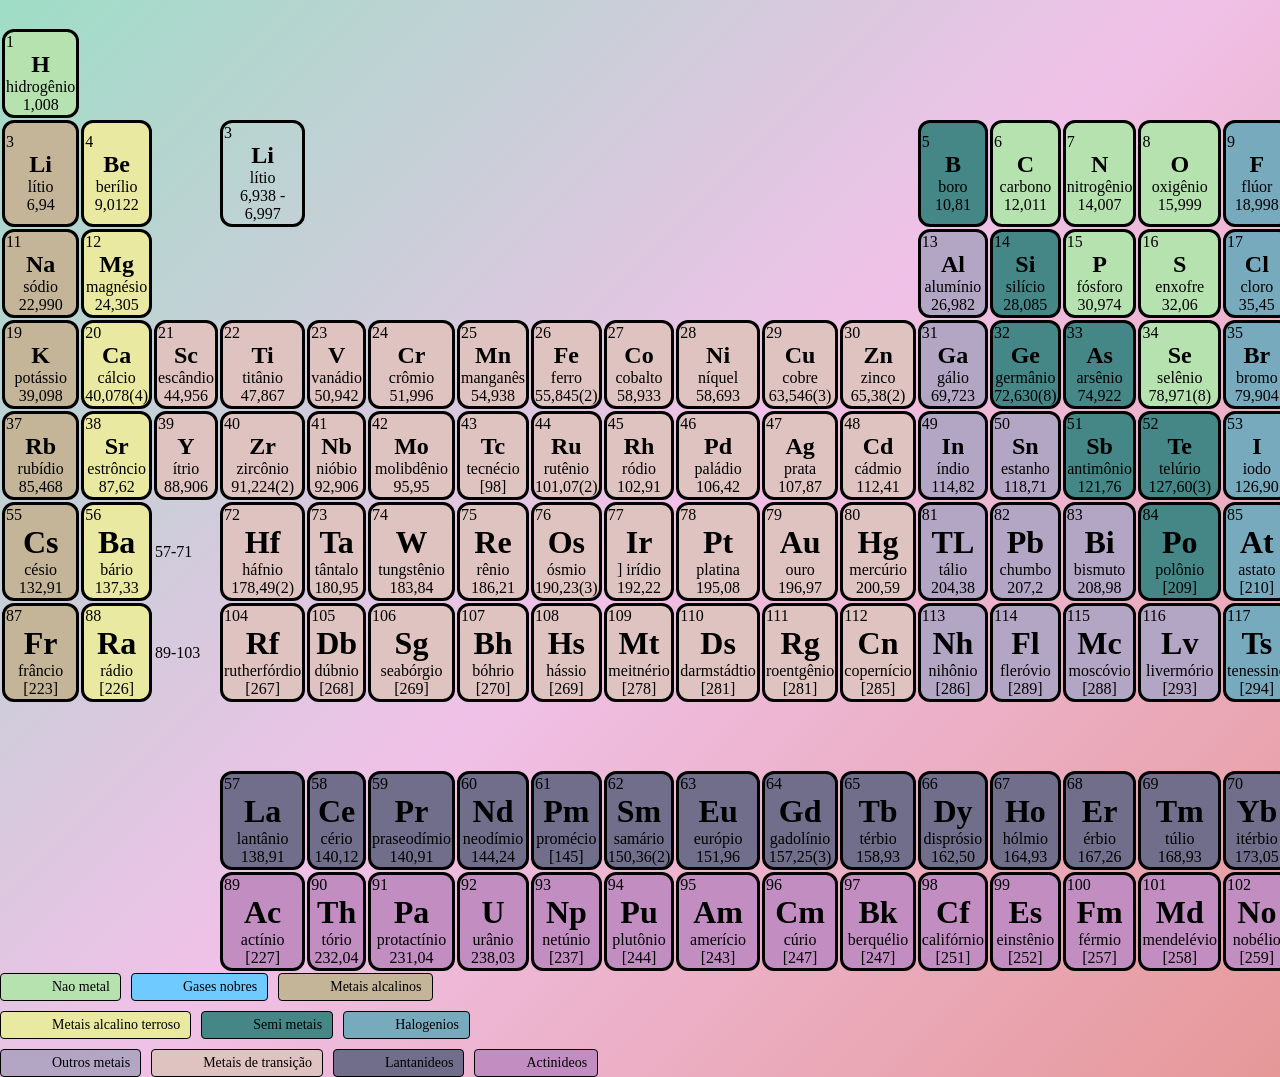
<file: index.html>
<!DOCTYPE html>
<html lang="en">
<head>
    <meta charset="UTF-8">
    <meta name="viewport" content="width=device-width, initial-scale=1.0">
    <title>Document</title>
    <link rel="stylesheet" href="tabela.css">
</head>
<body>




   

    <table>
        <tr>
            <td class="borda naometais">
                <div>1</div>
                <h2>H</h2>
                hidrogênio <br>
                1,008
            </td>
            <td>
                <div></div>
                <h2></h2>
            </td>
            <td >
                <div></div>
                <h2></h2>
            </td>
            <td >
                <div></div>
                <h2></h2>
            </td>
            <td >
                <div></div>
                <h2></h2>
            </td>
            <td >
                <div></div>
                <h2></h2>
            </td>
            <td >
                <div></div>
                <h2></h2>
            </td>
            <td >
                <div></div>
                <h2></h2>
            </td>
            <td>
                <div></div>
                <h2></h2>
            </td>
            <td >
                <div></div>
                <h2></h2>
            </td>
            <td >
                <div></div>
                <h2></h2>
            </td>
            <td >
                <div></div>
                <h2></h2>
            </td>
            <td >
                <div></div>
                <h2></h2>
            </td>
            <td >
                <div></div>
                <h2></h2>
            </td>
            <td>
                <div></div>
                <h2></h2>
            </td>
            <td>
                <div></div>
                <h2></h2>
            </td>
            <td>
                <div></div>
                <h2></h2>
            </td>
            <td class="borda gasesnobres">
                <div>2</div>
                <h2>He</h2>
                hélio <br>
                4,0026
            </td>
        </tr>
        <tr>
            <td class="borda metaisalcalinos">
                <div>3</div>
                <h2>Li</h2>
                lítio <br>
                6,94
            </td>
            <td class="borda metaisalcterrosos">
                <div>4</div>
                <h2>Be</h2>
                berílio
                9,0122
            </td>
            <td class=>
                <div></div>
                <h2></h2>
            </td>
            <td class="borda">
                <div>3</div>
                <h2>Li</h2>
                lítio<br>
                6,938 - 6,997
            </td>
            <td class=>
                <div></div>
                <h2></h2>
            </td>
            <td class=>
                <div></div>
                <h2></h2>
            </td>
            <td class=>
                <div></div>
                <h2></h2>
            </td>
            <td class=>
                <div></div>
                <h2></h2>
            </td>
            <td class=>
                <div></div>
                <h2></h2>
            </td>
            <td class=>
                <div></div>
                <h2></h2>
            </td>
            <td class=>
                <div></div>
                <h2></h2>
            </td>
            <td class=>
                <div></div>
                <h2></h2>
            </td>
            <td class="borda semimetais">
                <div>5</div>
                <h2>B</h2>
                boro <br>
                10,81
            </td>
            <td class="borda naometais">
                <div>6</div>
                <h2>C</h2>
                carbono
                12,011
            </td>
            <td class="borda naometais">
                <div>7</div>
                <h2>N</h2>
                nitrogênio
                14,007
            </td>
            <td class="borda naometais">
                <div>8</div>
                <h2>O</h2>
                oxigênio
                15,999
            </td>
            <td class="borda halogenio">
                <div>9</div>
                <h2>F</h2>
                flúor <br>
                18,998
            </td>
            <td class="borda gasesnobres">
                <div>10</div>
                <h2>Ne</h2>
                neônio
                20,180
            </td>
        </tr>
        <tr>
            <td class="borda metaisalcalinos">
                <div>11</div>
                <h2>Na</h2>
                sódio <br>
                22,990            
            </td>


            <td class="borda metaisalcterrosos">
                <div>12</div>
                <h2>Mg</h2>
                magnésio
                24,305
            </td>
            <td class=>
                <div></div>
                <h2></h2>
            </td>
            <td class=>
                <div></div>
                <h2></h2>
            </td>
            <td class=>
                <div></div>
                <h2></h2>
            </td>
            <td class=>
                <div></div>
                <h2></h2>
            </td>
            <td class=>
                <div></div>
                <h2></h2>
            </td>
            <td class=>
                <div></div>
                <h2></h2>
            </td>
            <td class=>
                <div></div>
                <h2></h2>
            </td>
            <td class=>
                <div></div>
                <h2></h2>
            </td>
            <td class=>
                <div></div>
                <h2></h2>
            </td>
            <td class=>
                <div></div>
                <h2></h2>
            </td>
            <td class="borda outrosmetais">
                <div>13</div>
                <h2>Al</h2>
                alumínio
                26,982
            </td>
            <td class="borda semimetais">
                <div>14</div>
                <h2>Si</h2>
                silício
                28,085
            </td>
            <td class="borda naometais">
                <div>15</div>
                <h2>P</h2>
                fósforo
                30,974
            </td>
            <td class="borda naometais">
                <div>16</div>
                <h2>S</h2>
                enxofre
                32,06
            </td>
            <td class="borda halogenio">
                <div>17</div>
                <h2>Cl</h2>
                cloro <br>
                35,45
            </td>
            <td class="borda gasesnobres">
                <div>18</div>
                <h2>Ar</h2>
                argônio
                39,948
            </td>
        </tr>
        <tr>
            <td class="borda metaisalcalinos">
                <div>19</div>
                <h2>K</h2>
                 potássio
                 39,098
            </td>
            <td class="borda metaisalcterrosos">
                <div>20</div>
                <h2>Ca</h2>
                cálcio
                40,078(4)
            </td>
            <td class="borda metaistransicao">
                <div>21</div>
                <h2>Sc</h2>
                escândio
                44,956
            </td>
            <td class="borda metaistransicao">
                <div>22</div>
                <h2>Ti</h2>
                titânio
                47,867
            </td>
            <td class="borda metaistransicao">
                <div>23</div>
                <h2>V</h2>
                vanádio
                50,942
            </td>
            <td class="borda metaistransicao">
                <div>24</div>
                <h2>Cr</h2>
                crômio
                51,996
            </td>
            <td class="borda metaistransicao">
                <div>25</div>
                <h2>Mn</h2>
                manganês
                54,938
            </td>
            <td class="borda metaistransicao">
                <div>26</div>
                <h2>Fe</h2>
                ferro
                55,845(2)
            </td>
            <td class="borda metaistransicao">
                <div>27</div>
                <h2>Co</h2>
                cobalto
                  58,933
            </td>
            <td class="borda metaistransicao">
                <div>28</div>
                <h2>Ni</h2>
                níquel
58,693
            </td>
            <td class="borda metaistransicao">
                <div>29</div>
                <h2>Cu</h2>
                cobre
63,546(3)
            </td>
            <td class="borda metaistransicao">
                <div>30</div>
                <h2>Zn</h2>
                zinco
65,38(2)
            </td>
            <td class="borda outrosmetais">
                <div>31</div>
                <h2>Ga</h2>
                gálio <br>
69,723
            </td>
            <td class="borda semimetais ">
                <div>32</div>
                <h2>Ge</h2>
                germânio
                72,630(8)
            </td>
            <td class="borda semimetais">
                <div>33</div>
                <h2>As</h2>
                arsênio
74,922
            </td>
            <td class="borda naometais">
                <div>34</div>
                <h2>Se</h2>
                selênio
78,971(8)
            </td>
           
            <td class="borda halogenio">
                <div>35</div>
                <h2>Br</h2>
                bromo
79,904
            </td>
            <td class="borda gasesnobres">
                <div>36</div>
                <h2>Kr</h2>
                criptônio
83,798(2)
            </td>
        </tr>
        <tr>
            <td class="borda metaisalcalinos">
                <div>37</div>
                <h2>Rb</h2>
                rubídio
85,468
            </td>
            <td class="borda metaisalcterrosos">
                <div>38</div>
                <h2>Sr</h2>
                estrôncio


87,62
            </td>
            <td class="borda metaistransicao">
                <div>39</div>
                <h2>Y</h2>
                ítrio <br>
88,906
            </td>
            <td class="borda metaistransicao">
                <div>40</div>
                <h2>Zr</h2>
                zircônio
91,224(2)
            </td>
            <td class="borda metaistransicao">
                <div>41</div>
                <h2>Nb</h2>
                nióbio
92,906
            </td>
            <td class="borda metaistransicao ">
                <div>42</div>
                <h2>Mo</h2>
                molibdênio
95,95
            </td>
            <td class="borda metaistransicao">
                <div>43</div>
                <h2>Tc</h2>
                tecnécio <br>
[98]
            </td>
            <td class="borda metaistransicao">
                <div>44</div>
                <h2>Ru</h2>
                rutênio
101,07(2)
            </td>
            <td class="borda metaistransicao">
                <div>45</div>
                <h2>Rh</h2>
                ródio <br>
102,91
            </td>
            <td class="borda metaistransicao">
                <div>46</div>
                <h2>Pd</h2>
                paládio
106,42
            </td>
            <td class="borda metaistransicao ">
                <div>47</div>
                <h2>Ag</h2>
                prata <br>
107,87
            </td>
            <td class="borda metaistransicao">
                <div>48</div>
                <h2>Cd</h2>
                cádmio
112,41
            </td>
            <td class="borda outrosmetais">
                <div>49</div>
                <h2>In</h2>
                índio <br>
114,82
            </td>
            <td class="borda outrosmetais">
                <div>50</div>
                <h2>Sn</h2>
                estanho
118,71
            </td>
            <td class="borda semimetais">
                <div>51</div>
                <h2>Sb</h2>
                antimônio
121,76
            </td>
            <td class="borda semimetais">
                <div>52</div>
                <h2>Te</h2>
                telúrio
127,60(3)
            </td>
            <td class="borda halogenio">
                <div>53</div>
                <h2>I</h2>
                iodo <br>


126,90
            </td>
            <td class="borda gasesnobres">
                <div>54</div>
                <h2>Xe</h2>
                xenônio
131,29
            </td>
        </tr>
        <tr>
            <td class="borda metaisalcalinos">
                <div>55</div>
                <h1>Cs</h1>
                césio <br>
                132,91
            </td>
           
            <td class="borda metaisalcterrosos">
                <div>56</div>
                <h1>Ba</h1>
                bário <br>
                137,33
            </td>
           
            <td>
                <div>57-71</div>
                <h1></h1>
            </td>
            <td class="borda metaistransicao">
                <div>72</div>
                <h1>Hf</h1>
                háfnio <br>
                178,49(2)
            </td>
            <td class="borda metaistransicao">
                <div>73</div>
                <h1>Ta</h1>
                tântalo <br>
                180,95
            </td>
            <td class="borda metaistransicao">
                <div>74</div>
                <h1>W</h1>
                tungstênio <br>
                    183,84
            </td>
            <td class="borda metaistransicao">
                <div>75</div>
                <h1>Re</h1>
                rênio <br>
                186,21
            </td>
            <td class="borda metaistransicao">
                <div>76</div>
                <h1>Os</h1>
                ósmio <br>
                190,23(3)
            </td>
            <td class="borda metaistransicao">
                <div>77</div>
                <h1>Ir</h1>]
                irídio <br>
                192,22
            </td>
            <td class="borda metaistransicao">
                <div>78</div>
                <h1>Pt</h1>
                platina <br>
                195,08
            </td>
            <td class="borda metaistransicao">
                <div>79</div>
                <h1>Au</h1>
                ouro <br>
                196,97  
            </td>
            <td class="borda metaistransicao">
                <div>80</div>
                <h1>Hg</h1>
                mercúrio <br>
                200,59
            </td>
            <td class="borda outrosmetais">
                <div>81</div>
                <h1>TL</h1>
                tálio <br>
                204,38
            </td>
            <td class="borda outrosmetais">
                <div>82</div>
                <h1>Pb</h1>
                chumbo <br>
                207,2
            </td>
            <td class="borda outrosmetais">
                <div>83</div>
                <h1>Bi</h1>
                bismuto <br>
                208,98
            </td>
            <td class="borda semimetais">
                <div>84</div>
                <h1>Po</h1>
                polônio <br>
                    [209]
            </td>
            <td class="borda halogenio">
                <div>85</div>
                <h1>At</h1>
                astato <br>
                [210]
            </td>
            <td class="borda gasesnobres">
                <div>86</div>
                <h1>Rn</h1>
                radônio<br>
                [222]
            </td>
        </tr>
        <tr>
            <td class="borda metaisalcalinos">
                <div>87</div>
                <h1>Fr</h1>
                frâncio <br>
                [223]
            </td>
            <td class="borda metaisalcterrosos">
                <div>88</div>
                <h1>Ra</h1>
                rádio <br>
                [226]
            </td>
            <td>
                <div>89-103</div>
                <h1></h1>
            </td>
            <td class="borda metaistransicao">
                <div>104</div>
                <h1>Rf</h1>
                rutherfórdio <br>
                [267]
            </td>
            <td class="borda metaistransicao">
                <div>105</div>
                <h1>Db</h1>
                dúbnio <br>
                [268]
            </td>
            <td class="borda metaistransicao">
                <div>106</div>
                <h1>Sg</h1>
                seabórgio <br>
                [269]  
            </td>
            <td class="borda metaistransicao">
                <div>107</div>
                <h1>Bh</h1>
                bóhrio <br>
                [270]
            </td>
            <td class="borda metaistransicao">
                <div>108</div>
                <h1>Hs</h1>
                hássio <br>
                [269]
            </td>
            <td class="borda metaistransicao">
                <div>109</div>
                <h1>Mt</h1>
                meitnério <br>
                [278]  
            </td>
            <td class="borda metaistransicao">
                <div>110</div>
                <h1>Ds</h1>
                darmstádtio <br>
                [281]  
            </td>
            <td class="borda metaistransicao">
                <div>111</div>
                <h1>Rg</h1>
                roentgênio <br>
                [281]
            </td>
            <td class="borda metaistransicao">
                <div>112</div>
                <h1>Cn</h1>
                copernício <br>
                [285]
            </td>
            <td class="borda outrosmetais">
                <div>113</div>
                <h1>Nh</h1>
                nihônio <br>
                [286]
            </td>
            <td class="borda outrosmetais">
                <div>114</div>
                <h1>Fl</h1>
                fleróvio <br>
                    [289]
            </td>
            <td class="borda outrosmetais">
                <div>115</div>
                <h1>Mc</h1>
                moscóvio <br>
                [288]
            </td>
            <td class="borda outrosmetais">
                <div>116</div>
                <h1>Lv</h1>
                livermório <br>
                [293]
            </td>
            <td class="borda halogenio">
                <div>117</div>
                <h1>Ts</h1>
                tenessino <br>
                [294]
            </td>
            <td class="borda gasesnobres">
                <div>118</div>
                <h1>Og</h1>
                oganessônio <br>
                [294]
            </td>
        </tr>
        <tr >
            <td>
                <div>   </div>
                <h1> </h1>
            </td>
            <td>
                <div></div>
                <h1></h1>
            </td>
            <td>
                <div></div>
                <h1></h1>
            </td>
            <td>
                <div></div>
                <h1></h1>
            </td>
            <td>
                <div></div>
                <h1></h1>
            </td>
            <td>
                <div></div>
                <h1></h1>
            </td>
            <td>
                <div></div>
                <h1></h1>
            </td>
            <td>
                <div></div>
                <h1></h1>
            </td>
            <td>
                <div></div>
                <h1></h1>
            </td>
            <td>
                <div></div>
                <h1></h1>
            </td>
            <td>
                <div></div>
                <h1></h1>
            </td>
            <td>
                <div></div>
                <h1></h1>
            </td>
            <td>
                <div></div>
                <h1></h1>
            </td>
            <td>
                <div></div>
                <h1></h1>
            </td>
            <td>
                <div></div>
                <h1></h1>
            </td>
            <td>
                <div></div>
                <h1></h1>
            </td>
            <td>
                <div></div>
                <h1></h1>
            </td>
            <td>
                <div></div>
                <h1></h1>
            </td>
        </tr>
        <tr>
            <td>
                <div></div>
                <h1></h1>
            </td>
            <td>
                <div></div>
                <h1></h1>
            </td>
            <td>
                <div></div>
                <h1></h1>
            </td>
            <td class="borda Lantanideos">
                <div>57</div>
                <h1>La</h1>
                lantânio <br>
                138,91
            </td>
            <td class="borda Lantanideos">
                <div>58</div>
                <h1>Ce</h1>
                cério <br>
                140,12
            </td>
            <td class="borda Lantanideos">
                <div>59</div>
                <h1>Pr</h1>
                praseodímio <br>
                140,91
            </td>
            <td class="borda Lantanideos">
                <div>60</div>
                <h1>Nd</h1>
                neodímio <br>
                144,24
            </td>
            <td class="borda Lantanideos">
                <div>61</div>
                <h1>Pm</h1>
                promécio <br>
                    [145]
            </td>
            <td class="borda Lantanideos">
                <div>62</div>
                <h1>Sm</h1>
                samário <br>
            150,36(2)
            </td>
            <td class="borda Lantanideos">
                <div>63</div>
                <h1>Eu</h1>
                európio <br>
                151,96
            </td>
            <td  class="borda Lantanideos">
                <div>64</div>
                <h1>Gd</h1>
                gadolínio <br>
                157,25(3)
            </td>
            <td class="borda Lantanideos">
                <div>65</div>
                <h1>Tb</h1>
                térbio <br>
                158,93
            </td>
            <td class="borda Lantanideos">
                <div>66</div>
                <h1>Dy</h1>
                disprósio <br>
                162,50
            </td>
            <td class="borda Lantanideos">
                <div>67</div>
                <h1>Ho</h1>
                hólmio <br>
                164,93
            </td>
            <td class="borda Lantanideos">
                <div>68</div>
                <h1>Er</h1>
                érbio <br>
                    167,26
            </td>
            <td class="borda Lantanideos">
                <div>69</div>
                <h1>Tm</h1>
                túlio <br>
                168,93
            </td>
            <td class="borda Lantanideos">
                <div>70</div>
                <h1>Yb</h1>
                itérbio <br>
                173,05
            </td>
            <td class="borda Lantanideos">
                <div>71</div>
                <h1>Lu</h1>
                lutécio <br>
                174,97
            </td>
           
        </tr>
       
        <tr>
            <td>
                <div></div>
                <h1></h1>
            </td>
            <td>
                <div></div>
                <h1></h1>
            </td>
            <td>
                <div> </div>
                <h1></h1>
            </td>
           
            <td class="borda Actinidios">
                <div>89</div>
                <h1>Ac</h1>
                actínio <br>
                [227]
            </td>
            <td class="borda Actinidios">
                <div>90</div>
                <h1>Th</h1>
                tório <br>
                232,04
            </td>
            <td class="borda Actinidios">
                <div>91</div>
                <h1>Pa</h1>
                protactínio <br>
                231,04
            </td>
            <td class="borda Actinidios">
                <div>92</div>
                <h1>U</h1>
                urânio <br>
                238,03
            </td>
            <td class="borda Actinidios">
                <div>93</div>
                <h1>Np</h1>
                netúnio <br>
                [237]
            </td>
            <td class="borda Actinidios">
                <div>94</div>
                <h1>Pu</h1>
                plutônio <br>
                [244]
            </td>
            <td class="borda Actinidios">
                <div>95</div>
                <h1>Am</h1>
                amerício <br>
                [243]
            </td>
            <td class="borda Actinidios">
                <div>96</div>
                <h1>Cm</h1>
                cúrio <br>
                [247]
            </td>
            <td class="borda Actinidios">
                <div>97</div>
                <h1>Bk</h1>
                berquélio <br>
                [247]
            </td>
            <td class="borda Actinidios">
                <div>98</div>
                <h1>Cf</h1>
                califórnio <br>
                [251]
            </td>
            <td class="borda Actinidios">
                <div>99</div>
                <h1>Es</h1>
                einstênio <br>
                [252]
            </td>
            <td class="borda Actinidios">
                <div>100</div>
                <h1>Fm</h1>
                férmio <br>
                [257]
            </td>
            <td class="borda Actinidios">
                <div>101</div>
                <h1>Md</h1>
                mendelévio <br>
                [258]
            </td>
            <td class="borda Actinidios">
                <div>102</div>
                <h1>No</h1>
                nobélio <br>
                [259]
            </td>
            <td class="borda Actinidios">
                <div>103</div>
                <h1>Lr</h1>
                laurêncio <br>
                    [262]
            </td>
        </tr>

    </table>

    <div class="legenda"> 
    <div class="naometais legenda-item">Nao metal</div>
    <div class="gasesnobres legenda-item">Gases nobres</div>
    <div class="metaisalcalinos legenda-item">Metais alcalinos</div>
    <div class="metaisalcterrosos legenda-item">Metais alcalino terroso</div>
    <div class="semimetais legenda-item">Semi metais</div>
    <div class="halogenio legenda-item">Halogenios</div>
    <div class="outrosmetais legenda-item">Outros metais</div>
    <div class="metaistransicao legenda-item">Metais de transição</div>
    <div class="Lantanideos legenda-item">Lantanideos</div>
    <div class="Actinidios legenda-item">Actinideos</div>













    </div>
</file>
<file: tabela.css>
*{
    margin: 0;
}

body{
    background: linear-gradient(135deg,#9eddc6,#f0c1e8,#e69898);
}

td{
    width: 5%;
    height: 7vh;
    border-radius: 12px;
    border: 1px ;
}


table{

    width: 90%;
    margin: auto;
    margin-top: 3vh;
    height: 97vh;
}
td:active{
    transform: scale(1.3);
    z-index:10;
}

td{
    transition: all 0.3s;
}
td:hover{
    transform: scale(1.15);
    box-shadow: 0 0 15px;
    z-index: 10;
}




td{
    width: 5%;
    height: 7vh;
}

.borda{border: solid;
text-align: center;}

div{ text-align: left;}
.naometais{background-color: rgb(182, 226, 176);}


.gasesnobres{background-color: rgb(111, 202, 255);}


.metaisalcalinos{background-color: rgb(196, 181, 153);}


.metaisalcterrosos{background-color: rgb(233, 233, 162);}


.semimetais{background-color: rgb(69, 134, 134);}


.halogenio{background-color: rgb(120, 170, 190);}


.outrosmetais{background-color: rgb(179, 165, 196);}


.metaistransicao{background-color: rgb(223, 195, 192);}


.Lantanideos{background-color: rgb(112, 110, 139);}


.Actinidios{background-color: rgb(194, 142, 194);}

.legenda {
    display:flex;
    flex-wrap: wrap;
    gap: 10px;
    max-width: 600px;
    
}

.legenda-item{
    padding: 5px 10px;
    border: 1px solid;
    border-radius: 4px;
    font-size: 14px;
    color: #000000;
    padding-left: 8.5%;

}
</file>
